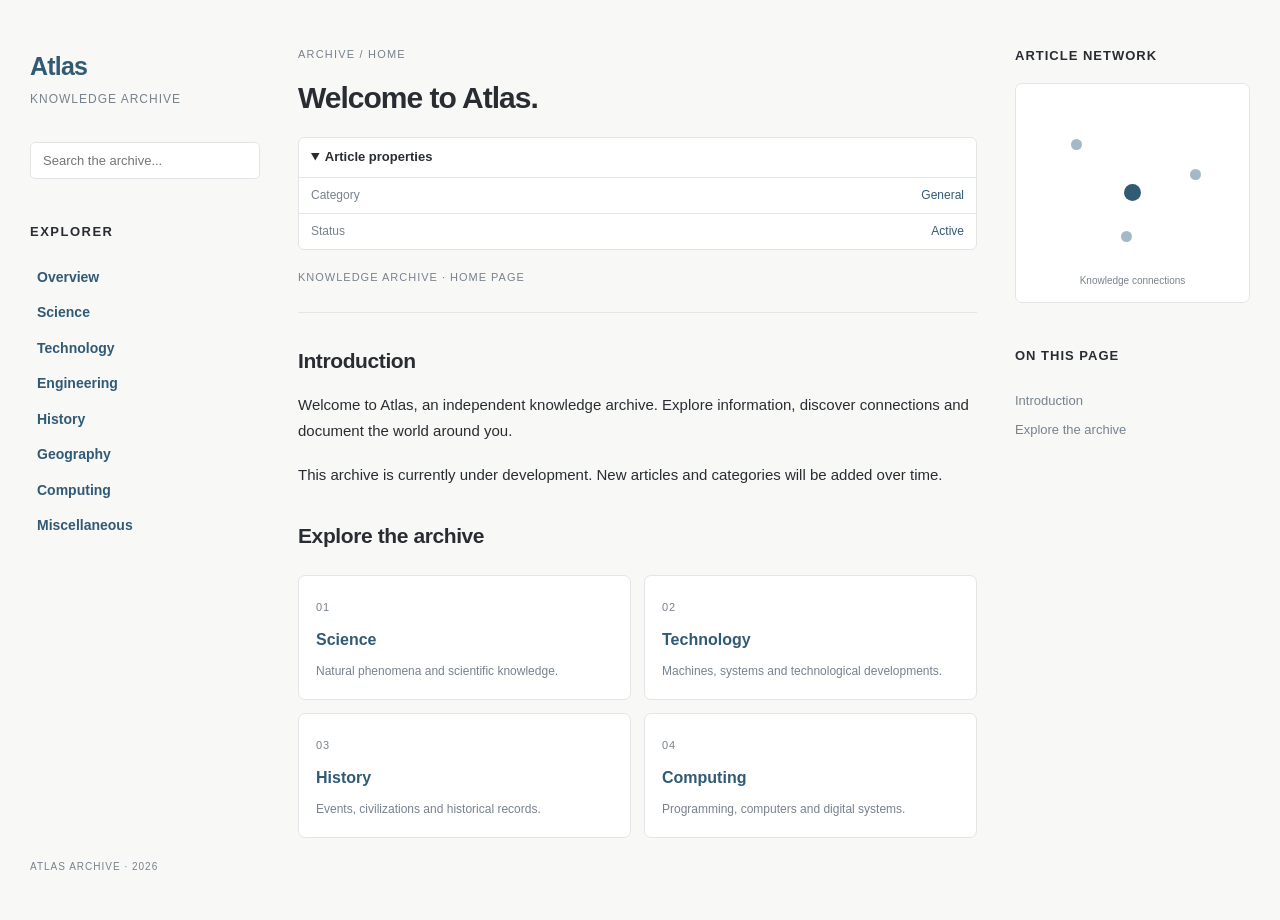
<file: index.html>
<!DOCTYPE html>
<html lang="en">
<head>
    <meta charset="UTF-8">
    <meta name="viewport" content="width=device-width, initial-scale=1.0">

    <title>Atlas — Knowledge Archive</title>

    <link rel="stylesheet" href="style.css">
</head>

<body>

    <div class="wiki-layout">

        <!-- LEFT SIDEBAR -->
        <aside class="sidebar">

            <h2 class="wiki-name">Atlas</h2>
            <p class="wiki-subtitle">Knowledge Archive</p>

            <div class="search-container">
                <input
                    type="search"
                    id="search"
                    placeholder="Search the archive..."
                >
            </div>

            <div class="explorer">
                <h3>EXPLORER</h3>

                <nav>
                    <a href="#">Overview</a>
                    <a href="#">Science</a>
                    <a href="#">Technology</a>
                    <a href="#">Engineering</a>
                    <a href="#">History</a>
                    <a href="#">Geography</a>
                    <a href="#">Computing</a>
                    <a href="#">Miscellaneous</a>
                </nav>
            </div>

            <div class="sidebar-footer">
                ATLAS ARCHIVE · 2026
            </div>

        </aside>


        <!-- MAIN ARTICLE -->
        <main class="article">

            <div class="breadcrumb">
                ARCHIVE / HOME
            </div>

            <h1>Welcome to Atlas.</h1>

            <div class="properties">
                <details open>
                    <summary>Article properties</summary>

                    <div class="property-row">
                        <span>Category</span>
                        <span>General</span>
                    </div>

                    <div class="property-row">
                        <span>Status</span>
                        <span>Active</span>
                    </div>
                </details>
            </div>

            <div class="article-meta">
                KNOWLEDGE ARCHIVE · HOME PAGE
            </div>

            <hr>

            <section>
                <h2>Introduction</h2>

                <p>
                    Welcome to Atlas, an independent knowledge archive.
                    Explore information, discover connections and
                    document the world around you.
                </p>

                <p>
                    This archive is currently under development.
                    New articles and categories will be added over time.
                </p>
            </section>

            <section>
                <h2>Explore the archive</h2>

                <div class="category-grid">

                    <a href="#" class="category-card">
                        <span>01</span>
                        <h3>Science</h3>
                        <p>Natural phenomena and scientific knowledge.</p>
                    </a>

                    <a href="#" class="category-card">
                        <span>02</span>
                        <h3>Technology</h3>
                        <p>Machines, systems and technological developments.</p>
                    </a>

                    <a href="#" class="category-card">
                        <span>03</span>
                        <h3>History</h3>
                        <p>Events, civilizations and historical records.</p>
                    </a>

                    <a href="#" class="category-card">
                        <span>04</span>
                        <h3>Computing</h3>
                        <p>Programming, computers and digital systems.</p>
                    </a>

                </div>
            </section>

        </main>


        <!-- RIGHT SIDEBAR -->
        <aside class="right-sidebar">

            <section class="graph-section">
                <h3>ARTICLE NETWORK</h3>

                <div class="graph-placeholder">
                    <div class="graph-node main-node"></div>
                    <div class="graph-node node-one"></div>
                    <div class="graph-node node-two"></div>
                    <div class="graph-node node-three"></div>

                    <span>Knowledge connections</span>
                </div>
            </section>

            <section class="contents">
                <h3>ON THIS PAGE</h3>

                <a href="#introduction">Introduction</a>
                <a href="#explore">Explore the archive</a>
            </section>

        </aside>

    </div>

    <script src="script.js"></script>

</body>
</html>
</file>
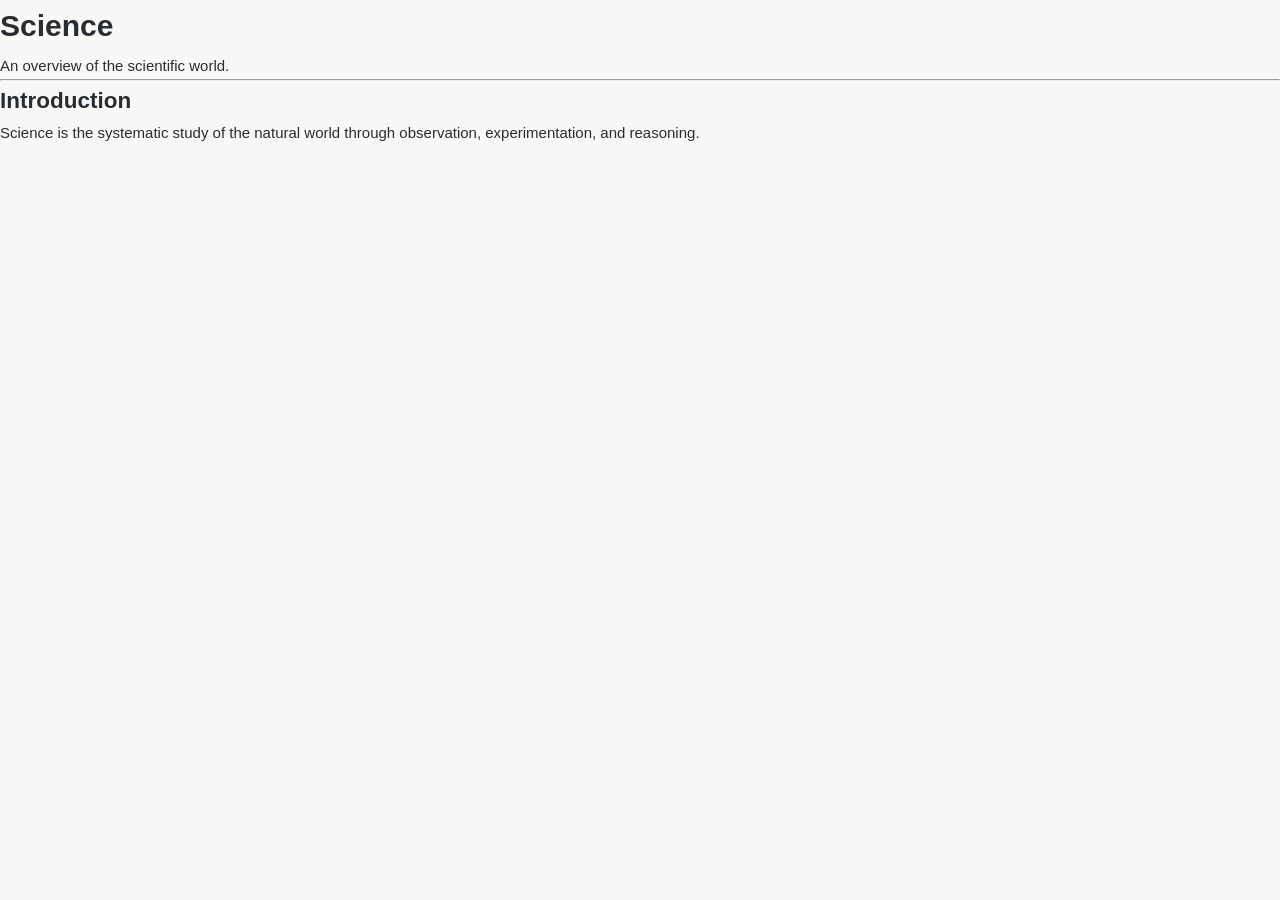
<file: articles/science.html>
<!DOCTYPE html>
<html lang="en">
<head>
    <meta charset="UTF-8">
    <meta name="viewport" content="width=device-width, initial-scale=1.0">
    <title>Science — Atlas</title>
    <link rel="stylesheet" href="../style.css">
</head>
<body>

    <h1>Science</h1>

    <p class="article-description">
        An overview of the scientific world.
    </p>

    <hr>

    <h2>Introduction</h2>

    <p>
        Science is the systematic study of the natural world
        through observation, experimentation, and reasoning.
    </p>

</body>
</html>
</file>
<file: style.css>
/* =================================
   ATLAS — KNOWLEDGE ARCHIVE
   Main stylesheet
================================= */


/* 1. GLOBAL SETTINGS */

:root {
    --background: #f8f8f7;
    --surface: #ffffff;
    --text: #292d32;
    --secondary: #78828d;
    --accent: #315a75;
    --border: #e3e5e7;
    --hover: #edf2f5;
}

* {
    margin: 0;
    padding: 0;
    box-sizing: border-box;
}

html {
    scroll-behavior: smooth;
}

body {
    background: var(--background);
    color: var(--text);
    font-family: Arial, Helvetica, sans-serif;
    font-size: 15px;
    line-height: 1.75;
}


/* 2. MAIN LAYOUT */

.wiki-layout {
    display: grid;
    grid-template-columns: 230px minmax(400px, 780px) 235px;
    gap: 38px;

    max-width: 1380px;
    margin: 0 auto;
    padding: 45px 30px;
    align-items: start;
}


/* 3. LEFT SIDEBAR */

.sidebar {
    position: sticky;
    top: 35px;
    height: calc(100vh - 70px);

    display: flex;
    flex-direction: column;
}

.wiki-name {
    color: var(--accent);
    font-size: 25px;
    font-weight: 700;
    letter-spacing: -0.8px;
}

.wiki-subtitle {
    color: var(--secondary);
    font-size: 12px;
    letter-spacing: 1px;
    text-transform: uppercase;
}

.search-container {
    margin-top: 32px;
    margin-bottom: 42px;
}

.search-container input {
    width: 100%;
    padding: 10px 12px;

    background: var(--surface);
    border: 1px solid var(--border);
    border-radius: 5px;

    font-size: 13px;
    outline: none;
    transition: border 0.2s;
}

.search-container input:focus {
    border-color: var(--accent);
}

.explorer h3 {
    font-size: 13px;
    letter-spacing: 1.5px;
    margin-bottom: 18px;
}

.explorer nav {
    display: flex;
    flex-direction: column;
    gap: 5px;
}

.explorer nav a {
    color: var(--accent);
    text-decoration: none;
    font-size: 14px;
    font-weight: 600;

    padding: 3px 7px;
    border-radius: 4px;
    transition: background 0.2s;
}

.explorer nav a:hover {
    background: var(--hover);
}

.sidebar-footer {
    margin-top: auto;
    color: var(--secondary);
    font-size: 10px;
    letter-spacing: 1px;
}


/* 4. MAIN ARTICLE */

.article {
    min-width: 0;
}

.breadcrumb {
    color: var(--secondary);
    font-size: 11px;
    letter-spacing: 1.2px;
    margin-bottom: 14px;
}

.article h1 {
    font-size: 30px;
    line-height: 1.3;
    letter-spacing: -1px;
    margin-bottom: 20px;
}

.article h2 {
    font-size: 21px;
    margin: 30px 0 12px;
    letter-spacing: -0.4px;
}

.article p {
    margin-bottom: 17px;
}

.article-meta {
    color: var(--secondary);
    font-size: 11px;
    letter-spacing: 1px;
    margin: 18px 0;
}

.article hr {
    border: none;
    border-top: 1px solid var(--border);
    margin: 25px 0;
}


/* 5. ARTICLE PROPERTIES */

.properties {
    border: 1px solid var(--border);
    border-radius: 6px;
    background: var(--surface);
    margin-bottom: 16px;
}

.properties summary {
    cursor: pointer;
    padding: 8px 12px;
    font-size: 13px;
    font-weight: 600;
}

.property-row {
    display: flex;
    justify-content: space-between;
    padding: 7px 12px;
    border-top: 1px solid var(--border);
    font-size: 12px;
}

.property-row span:first-child {
    color: var(--secondary);
}

.property-row span:last-child {
    color: var(--accent);
}


/* 6. CATEGORY CARDS */

.category-grid {
    display: grid;
    grid-template-columns: repeat(2, minmax(0, 1fr));
    gap: 13px;
    margin-top: 20px;
}

.category-card {
    display: block;
    padding: 17px;

    background: var(--surface);
    border: 1px solid var(--border);
    border-radius: 7px;

    color: var(--text);
    text-decoration: none;

    transition: border-color 0.2s, transform 0.2s;
}

.category-card:hover {
    border-color: var(--accent);
    transform: translateY(-2px);
}

.category-card span {
    color: var(--secondary);
    font-size: 11px;
    letter-spacing: 1px;
}

.category-card h3 {
    color: var(--accent);
    font-size: 16px;
    margin: 7px 0;
}

.category-card p {
    color: var(--secondary);
    font-size: 12px;
    margin: 0;
}


/* 7. RIGHT SIDEBAR */

.right-sidebar {
    position: sticky;
    top: 35px;
}

.right-sidebar h3 {
    font-size: 13px;
    letter-spacing: 1px;
    margin-bottom: 15px;
}

.graph-section {
    margin-bottom: 42px;
}

.graph-placeholder {
    height: 220px;
    position: relative;

    background: var(--surface);
    border: 1px solid var(--border);
    border-radius: 7px;

    display: flex;
    align-items: center;
    justify-content: center;
}

.graph-placeholder > span {
    position: absolute;
    bottom: 12px;
    color: var(--secondary);
    font-size: 10px;
}

.graph-node {
    width: 11px;
    height: 11px;
    border-radius: 50%;
    background: #a3b9c7;
    position: absolute;
}

.main-node {
    width: 17px;
    height: 17px;
    background: var(--accent);
}

.node-one {
    top: 55px;
    left: 55px;
}

.node-two {
    top: 85px;
    right: 48px;
}

.node-three {
    bottom: 60px;
    left: 105px;
}

.contents {
    display: flex;
    flex-direction: column;
    gap: 7px;
}

.contents a {
    color: var(--secondary);
    font-size: 13px;
    text-decoration: none;
    transition: color 0.2s;
}

.contents a:hover {
    color: var(--accent);
}


/* 8. RESPONSIVE DESIGN */

@media (max-width: 1050px) {
    .wiki-layout {
        grid-template-columns: 190px minmax(0, 1fr);
        gap: 28px;
    }

    .right-sidebar {
        display: none;
    }
}

@media (max-width: 650px) {
    .wiki-layout {
        display: block;
        padding: 22px 18px;
    }

    .sidebar {
        position: static;
        height: auto;
        margin-bottom: 35px;
    }

    .sidebar-footer {
        margin-top: 20px;
    }

    .article h1 {
        font-size: 25px;
    }

    .category-grid {
        grid-template-columns: 1fr;
    }
}
</file>
